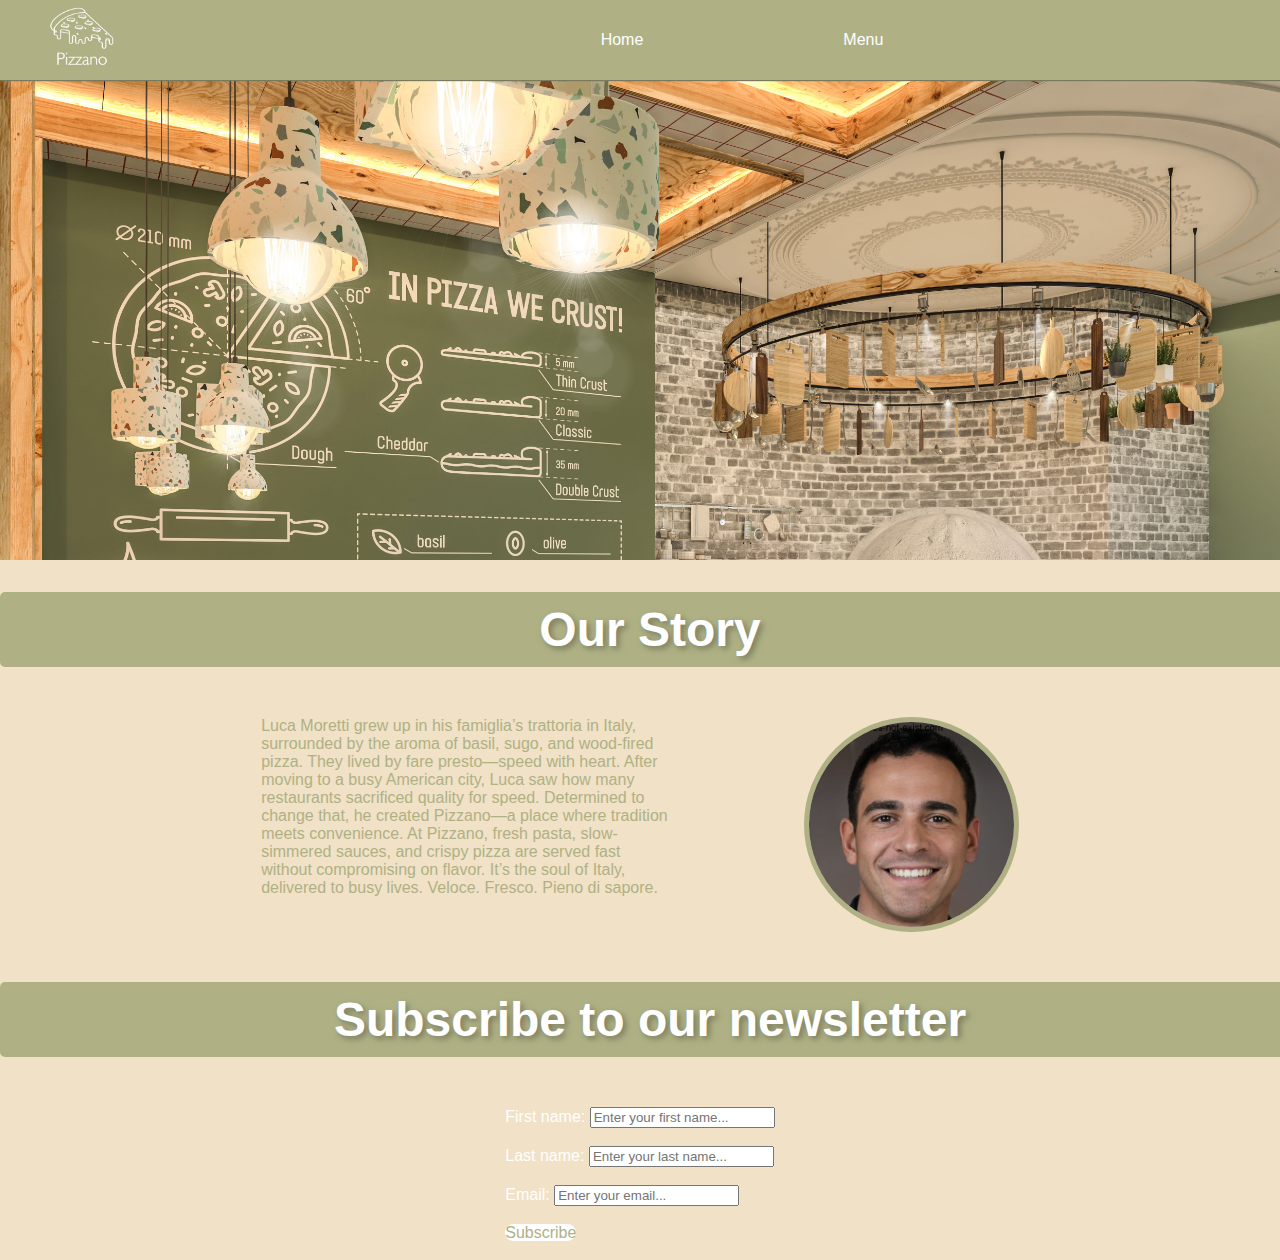
<file: html/index.html>
<!DOCTYPE html>
<html lang="en">

<head>
    <meta charset="UTF-8">
    <meta name="viewport" content="width=device-width, initial-scale=1.0">
    <title> Pizzano </title>
    <link rel="stylesheet" href="../css/styles.css">

</head>

<body>
    <header>
        <img class="logo" src="/imagems/logopizza.jpg" alt="">
        <ul class=navigation>
            <li class="menu">
                <a href="../html/index.html">Home</a>
                <div class="square">
                </div>
                <div class="dropdown-menu">
                    <a href="#story" class="btn">Our Story</a>
                    <a href="#newsletter">Newsletter</a>
                </div>
            </li>
            <li class="menu">
                <a href="../html/ViewMenu.html">Menu</a>
                <div class="square">
                </div>
                <div class="dropdown-menu">
                    <a href="#" class="btn">View Menu</a>
                    <a>Reserve a Table</a>
                    <a>Locations</a>
                    <a>Contacts</a>
                </div>
            </li>
        </ul>
    </header>
    <main>
        <div class="slider">
            <div class="slides">
                <div class="slide"><img src="../imagems/ItalianResturantInterior1.jpg" alt="Slide 1"></div>
                <div class="slide"><img src="../imagems/ItalianResturantInterior2.jpg" alt="Slide 2"></div>
                <div class="slide"><img src="../imagems/ItalianResturantInterior3.jpg" alt="Slide 3"> </div>
            </div>
            <div class="controls">
                <div id="prevBtn"><i class="fa-solid fa-chevorn-left"></i></div>
                <div id="nextBtn"><i class="fa-solid fa-chevorn-right"></i></div>
            </div>
        </div>
        <h1 id="story">Our Story</h1>
        <div class="chefLuca">
            <p class="story"> Luca Moretti grew up in his famiglia’s trattoria in Italy, surrounded by the aroma of
                basil, sugo, and wood-fired pizza. They lived by fare presto—speed with heart. After moving to a busy
                American city, Luca saw how many restaurants sacrificed quality for speed. Determined to change that, he
                created Pizzano—a place where tradition meets convenience. At Pizzano, fresh pasta, slow-simmered
                sauces, and crispy pizza are served fast without compromising on flavor. It’s the soul of Italy,
                delivered to busy lives. Veloce. Fresco. Pieno di sapore.
            </p>
            <img src="/imagems/ChefLuca.jpg" alt="Chef Luca Moretti">

        </div>

        <h1 id="newsletter">Subscribe to our newsletter</h1>
    </main>
    <br />
    <div class="newInputs">
        <form>
            <label for="fname">First name:</label>
            <input type="text" id="fname" name="fname" placeholder="Enter your first name..."><br><br>
            <label for="lname">Last name:</label>
            <input type="text" id="lname" name="lname" placeholder="Enter your last name..."><br><br>
            <label for="email">Email:</label>
            <input for="email" id="femail" name="femail" placeholder="Enter your email..."><br><br>
            <a href="https://www.youtube.com/watch?v=IjTHhTXP33c" class="button">Subscribe</a>
        </form>
    </div>

    <br>
    <script src="../js/slideIndex"></script>
    <script src="../js/navbar.js"></script>
</body>

</html>
</file>
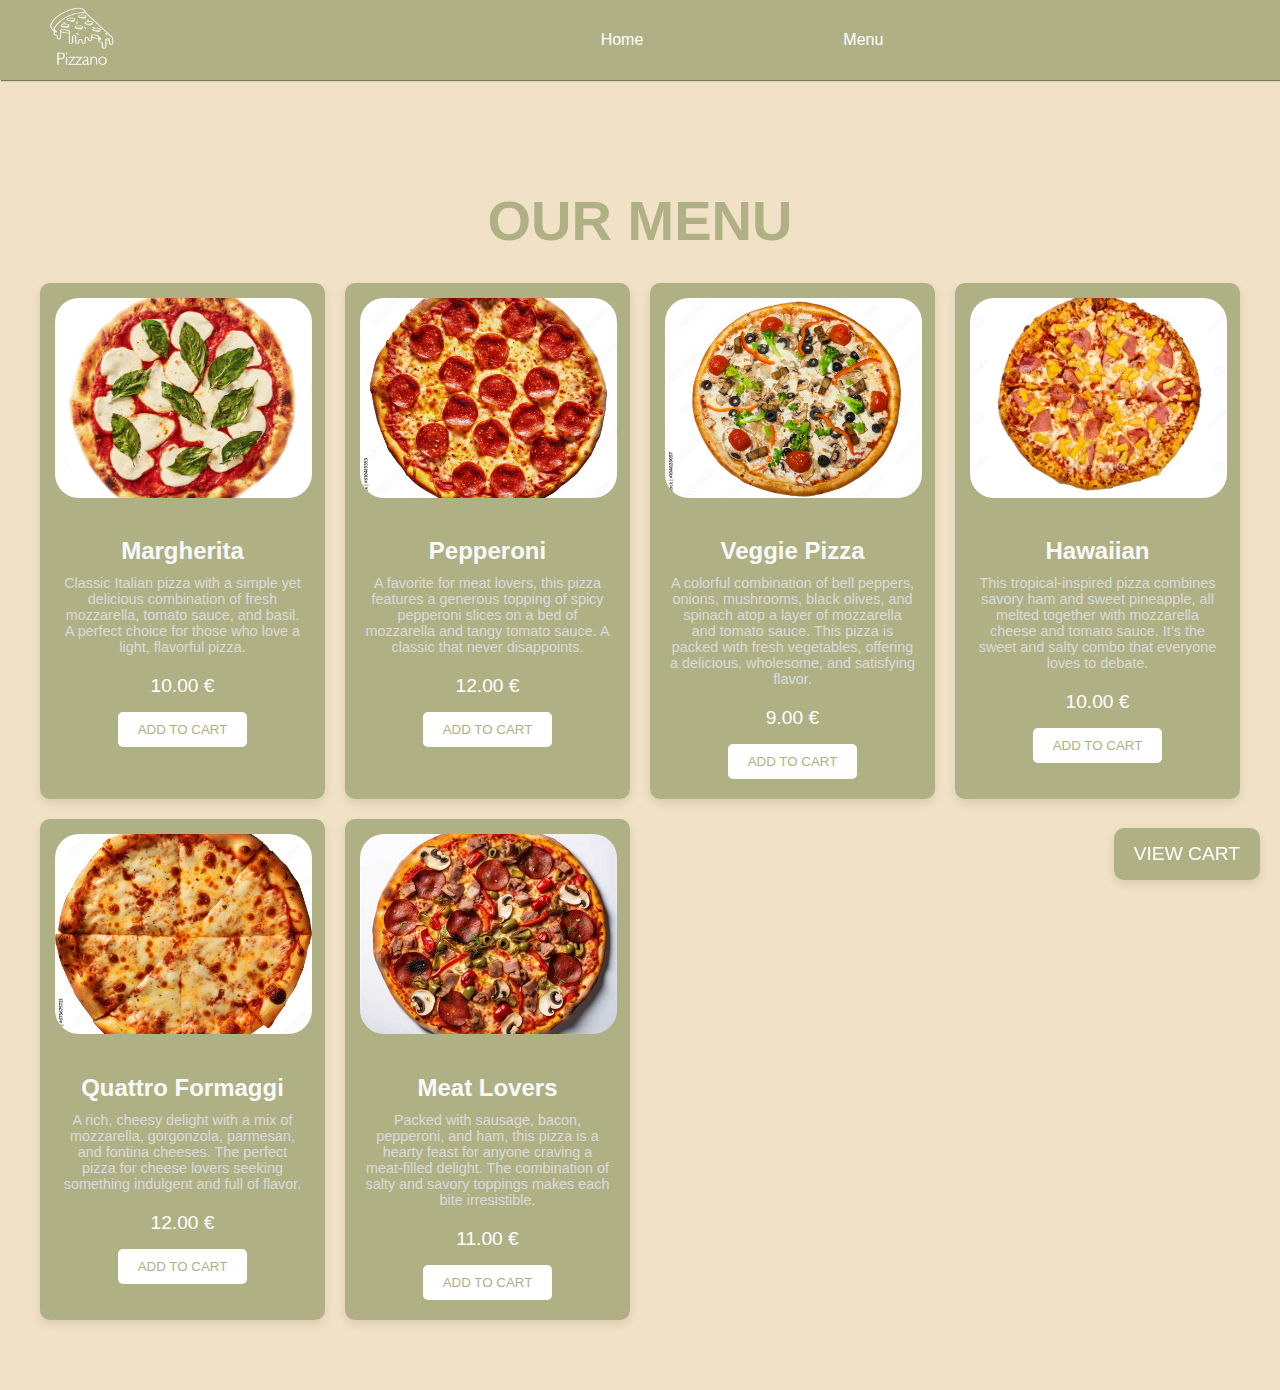
<file: html/ViewMenu.html>
<!DOCTYPE html>
<html lang="en">

<head>
    <meta charset="UTF-8">
    <meta name="viewport" content="width=device-width, initial-scale=1.0">
    <title>Pizzano</title>
    <link rel="stylesheet" href="../css/stylesViewMenu.css">
    <style>
        .cart-container {
            display: none;
        }
    </style>
</head>

<body class="menuBody">
    <header>
        <img class="logo" src="/imagems/logopizza.jpg" alt="">
        <ul class="navigation">
            <li class="menu">
                <a href="../html/index.html">Home</a>
                <div class="square"></div>
                <div class="dropdown-menu">
                    <a href="#story" class="btn">Our Story</a>
                    <a href="#newsletter">Newsletter</a>
                </div>
            </li>
            <li class="menu">
                <a href="../html/ViewMenu.html">Menu</a>
                <div class="square"></div>
                <div class="dropdown-menu">
                    <a href="#" class="btn">View Menu</a>
                    <a>Reserve a Table</a>
                    <a>Locations</a>
                    <a>Contacts</a>
                </div>
            </li>
        </ul>
    </header>

    <div class="menu-container">
        <h1>OUR MENU</h1>
        <div class="pizza-grid">
            <div class="pizza-card">
                <img src="../imagems/marc_600x.webp" alt="Margherita Pizza" class="pizza-image">
                <div class="pizza-content">
                    <div class="pizza-name">Margherita</div>
                    <div class="pizza-description">Classic Italian pizza with a simple yet delicious combination of
                        fresh mozzarella, tomato sauce, and basil. A perfect choice for those who love a light,
                        flavorful pizza.</div>
                    <div class="pizza-price">10.00 €</div>
                    <button class="order-btn add-to-cart" data-name="Margherita" data-price="10.00">Add to Cart</button>
                </div>
            </div>
            <div class="pizza-card">
                <img src="../imagems/Pizza2.jpg" alt="Pepperoni Pizza" class="pizza-image">
                <div class="pizza-content">
                    <div class="pizza-name">Pepperoni</div>
                    <div class="pizza-description">A favorite for meat lovers, this pizza features a generous topping of
                        spicy pepperoni slices on a bed of mozzarella and tangy tomato sauce. A classic that never
                        disappoints.</div>
                    <div class="pizza-price">12.00 €</div>
                    <button class="order-btn add-to-cart" data-name="Pepperoni" data-price="12.00">Add to Cart</button>
                </div>
            </div>
            <div class="pizza-card">
                <img src="../imagems/Pizza3.jpg" alt="Veggie Pizza" class="pizza-image">
                <div class="pizza-content">
                    <div class="pizza-name">Veggie Pizza</div>
                    <div class="pizza-description">A colorful combination of bell peppers, onions, mushrooms, black
                        olives, and spinach atop a layer of mozzarella and tomato sauce. This pizza is packed with fresh
                        vegetables, offering a delicious, wholesome, and satisfying flavor.</div>
                    <div class="pizza-price">9.00 €</div>
                    <button class="order-btn add-to-cart" data-name="Veggie Pizza" data-price="9.00">Add to
                        Cart</button>
                </div>
            </div>
            <div class="pizza-card">
                <img src="../imagems/HawaiianPizza.jpg" alt="Hawaiian Pizza" class="pizza-image">
                <div class="pizza-content">
                    <div class="pizza-name">Hawaiian</div>
                    <div class="pizza-description">This tropical-inspired pizza combines savory ham and sweet pineapple,
                        all melted together with mozzarella cheese and tomato sauce. It’s the sweet and salty combo that
                        everyone loves to debate.</div>
                    <div class="pizza-price">10.00 €</div>
                    <button class="order-btn add-to-cart" data-name="Hawaiian" data-price="10.00">Add to Cart</button>
                </div>
            </div>
            <div class="pizza-card">
                <img src="../imagems/Quattro Formaggi.jpg" alt="Quattro Formaggi Pizza" class="pizza-image">
                <div class="pizza-content">
                    <div class="pizza-name">Quattro Formaggi</div>
                    <div class="pizza-description">A rich, cheesy delight with a mix of mozzarella, gorgonzola,
                        parmesan, and fontina cheeses. The perfect pizza for cheese lovers seeking something indulgent
                        and full of flavor.</div>
                    <div class="pizza-price">12.00 €</div>
                    <button class="order-btn add-to-cart" data-name="Quattro Formaggi" data-price="12.00">Add to
                        Cart</button>
                </div>
            </div>
            <div class="pizza-card">
                <img src="../imagems/Meat Lovers.jpg" alt="Meat Lovers Pizza" class="pizza-image">
                <div class="pizza-content">
                    <div class="pizza-name">Meat Lovers</div>
                    <div class="pizza-description">Packed with sausage, bacon, pepperoni, and ham, this pizza is a
                        hearty feast for anyone craving a meat-filled delight. The combination of salty and savory
                        toppings makes each bite irresistible.</div>
                    <div class="pizza-price">11.00 €</div>
                    <button class="order-btn add-to-cart" data-name="Meat Lovers" data-price="11.00">Add to
                        Cart</button>
                </div>
            </div>
        </div>
    </div>

    <!-- Cart Container -->
    <div class="cart-container" id="cart">
        <div class="cart-header">Your Cart</div>
        <div class="cart-items" id="cart-items">
            <!-- Items will be dynamically added here -->
        </div>
        <div class="cart-total" id="cart-total">Total: 0.00 €</div>
        <button class="checkout-btn" onclick="checkout()">Checkout</button>
    </div>

    <!-- View Cart Button -->
    <button class="view-cart-btn" id="view-cart-btn">View Cart</button>

    <script>
        let cart = []; // Cart array to store items

        // Function to update the cart display
        function updateCart() {
            const cartItemsContainer = document.getElementById('cart-items');
            const cartTotalElement = document.getElementById('cart-total');
            cartItemsContainer.innerHTML = '';

            let total = 0;

            cart.forEach(item => {
                const cartItem = document.createElement('div');
                cartItem.classList.add('cart-item');
                cartItem.innerHTML = `
                    <span class="cart-item-name">${item.name}</span>
                    <span class="cart-item-price">${item.price.toFixed(2)} €</span>
                `;
                cartItemsContainer.appendChild(cartItem);
                total += item.price;
            });

            cartTotalElement.textContent = `Total: ${total.toFixed(2)} €`;
        }

        // Add event listener to all "Add to Cart" buttons
        document.querySelectorAll('.add-to-cart').forEach(button => {
            button.addEventListener('click', () => {
                const name = button.getAttribute('data-name');
                const price = parseFloat(button.getAttribute('data-price'));

                cart.push({ name, price }); // Add item to cart
                updateCart(); // Update the cart UI
            });
        });

        // Toggle cart visibility
        const cartContainer = document.getElementById('cart');
        const viewCartBtn = document.getElementById('view-cart-btn');

        viewCartBtn.addEventListener('click', () => {
            const isCartVisible = cartContainer.style.display === 'block';
            cartContainer.style.display = isCartVisible ? 'none' : 'block';
        });

        // Checkout function
        function checkout() {
            if (cart.length === 0) {
                alert('Your cart is empty!');
                return;
            }
            alert('Thank you for your order!');
            cart = []; // Clear the cart
            updateCart(); // Update the cart UI
        }
    </script>
</body>


</html>
</file>
<file: css/styles.css>
html {
    color: #F1E1C6;
}

body {
    background-color: #F1E1C6;
    margin: 0;
    font-family: 'Gill Sans', 'Gill Sans MT', Calibri, 'Trebuchet MS', sans-serif;
}

.slider {
    width: 100%;
    height: 30em;
    overflow: hidden;
    margin: 0px auto;
    position: relative;
    z-index: -5;
}

.slides {
    display: flex;
    transition: transform 0.5s ease-in-out;

}

.slide {
    width: 100%;
    flex-shrink: 0;
}

.slide img {
    object-fit: cover;
    width: 100%;
    height: 100%;
}

header {
    align-items: center;
    width: 100%;
    height: 80px;
    display: flex;
    background-color: #afb185;
    flex-direction: row;
    justify-content: space-between;
    padding: 0 20px;
    box-shadow: 1px 1px 1px #797a5d;
}

header ul {
    width: 90%;
    align-items: center;
}

header ul li {
    list-style-type: none;
    padding: 0px 100px;
}

header ul li a {
    text-decoration: none;
    color: white;
}

header img {
    width: 10%;
    height: auto;
    max-height: 80px;
    object-fit: contain;
}

main h2 {
    width: 100%;
    text-align: center;
}

header .navigation .dropdown-menu {
    position: absolute;
    top: 60px;
    padding: 10px 30px;
    background-color: #afb185;
    border-radius: 12px;
    transition: transform 500ms ease-in-out;
    transform: translateX(-30px) scaleY(0);
}

header .navigation .square {
    position: absolute;
    top: 55px;
    margin: 0 auto;
    width: 30px;
    height: 30px;
    background-color: #afb185;
    border-radius: 3px;
    transform: rotate(45deg);
    transition: transform 500ms ease-in;
    transform-origin: center;
    transform: scaleY(0);
}

header .navigation .dropdown-menu.open_menu {
    transform: translateX(-30px) scaleY(1);
}

header .navigation .square.open_menu {
    transform: rotate(45deg) scaleY(1);
}

header .navigation .dropdown-menu a {
    display: block;
    color: #ffffff;
    text-decoration: none;
    margin: 10px auto;
}

.navigation {
    display: flex;
    flex-direction: row;
    justify-content: center;
}

main h1 {
    width: 100%;
    text-align: center;
}

main h2 {
    width: 100%;
    text-align: center;
}

main p {
    width: 60%;
    margin: 50px auto;
}

main .chefLuca {
    display: flex;
    flex-direction: row;
    justify-content: space-evenly;
    width: 80%;
    margin: 50px auto;
}


main .chefLuca p {
    width: 40%;
    margin: 0;
}

main .chefLuca img {
    width: 20%;
    height: auto;
    border-radius: 150px;
    border: 5px solid #afb185;
}

main .table {
    width: 30%;
    margin: auto;
    border-collapse: collapse;
    border: 2px solid #afb185;
}

main .table th,
main .table td {
    text-align: center;
    padding: 10px;
    border: 1px solid #afb185;
}

main .table .position {
    background-color: #afb185;
}

main .table .position,
main .table .name,
main .table .age {
    background-color: #ffffff;
}

.newInputs {
    display: flex;
    flex-direction: column;
    align-items: center;
}

.newInputs form label {
    color: white;
}

#newfname,
#newIname,
#newfdate {
    width: 15em;
    margin: 10px;
}

main .reservation-form {
    width: 30%;
    margin: auto;
    border-collapse: collapse;
    border: 2px solid #afb185;
}

main .reservation-form th,
main .reservation-form td {
    text-align: center;
    padding: 10px;
    border: 1px solid #afb185;
}

main .reservation-form .position {
    background-color: #ffffff;
}

main .reservation-form .firstName,
main .reservation-form .lastName,
main .reservation-form .emailAdd {
    background-color: #ffffff;
}

.newInputs {
    display: flex;
    flex-direction: column;
    align-items: center;
}

#newfname,
#newIname,
#newfdate {
    width: 15em;
    margin: 10px;
}


.submitR {
    background-color: #D32F2F;
    border-radius: 12px;
    border-color: #F1E1C6;
    align-self: center;
    justify-content: center;
    flex: auto;
    font-weight: bold;
    font-size: 13px;
    color: #F1E1C6;
    padding: 7px;
    margin: 7px;
}

button.submitR:hover {
    background-color: #B71C1C;
    border-color: #afb185;
    color: #afb185;
    cursor: pointer;
}

@media (max-width: 768px) {
    header img {
        height: 50px;
    }
}

h1 {
    font-weight: bolder;
    color: #afb185;

}


p {
    color: #ffffff;
}

.story {
    color: #afb185;
}

table {
    color: #afb185;
}

h1 {
    font-size: 3em;
    color: white;
    text-shadow: 3px 3px 6px #797a5d;
    /* Makes text more legible */
    font-weight: bold;
    background-color: #afb185;
    /* Optional: semi-transparent dark background */
    padding: 10px;
    /* Padding for better visibility */
    border-radius: 5px;
    /* Rounded corners for a polished look */
}

.button {
    text-decoration: none;
    color: #afb185;
    background-color: #ffffff;
    border-radius: 12px;
}

.button :hover {
    text-decoration: none;
    color: #8d8e6b;
    background-color: #dcdcdc;
    border-radius: 12px;
}
</file>
<file: css/stylesViewMenu.css>
body {
    font-family: 'Gil-Sans', sans-serif;
    background-color: #F1E1C6;
    /* Updated background color */
    margin: 0;
    padding: 0;
    color: #333;
    /* Updated to ensure text has sufficient contrast */
    text-decoration: none;
}

html {
    color: #333;
    /* Adjusted text color for better readability on light background */
}

header {
    margin-bottom: 10px;
    align-items: center;
    width: 100%;
    height: 80px;
    display: flex;
    background-color: #afb185;
    flex-direction: row;
    justify-content: space-between;
    padding: 0 20px;
    box-shadow: 1px 1px 1px #797a5d;
    text-decoration: none
}

header ul {
    width: 90%;
    align-items: center;
}

header ul li {
    list-style-type: none;
    padding: 0px 100px;
}

header ul li a {
    text-decoration: none;
    color: white;
}

header img {
    width: 10%;
    height: auto;
    max-height: 80px;
    object-fit: contain;
    text-decoration: none
}

header .navigation .dropdown-menu {
    position: absolute;
    top: 60px;
    padding: 10px 30px;
    background-color: #afb185;
    border-radius: 12px;
    transition: transform 500ms ease-in-out;
    transform: translateX(-30px) scaleY(0);
    text-decoration: none
}

header .navigation .square {
    position: absolute;
    top: 55px;
    margin: 0 auto;
    width: 30px;
    height: 30px;
    background-color: #afb185;
    border-radius: 3px;
    transform: rotate(45deg);
    transition: transform 500ms ease-in;
    transform-origin: center;
    transform: scaleY(0);
    text-decoration: none
}

header .navigation .dropdown-menu.open_menu {
    transform: translateX(-30px) scaleY(1);
    text-decoration: none
}

header .navigation .square.open_menu {
    transform: rotate(45deg) scaleY(1);
    text-decoration: none
}

header .navigation .dropdown-menu a {
    display: block;
    color: #ffffff;
    text-decoration: none;
    margin: 10px auto;
}

.navigation {
    display: flex;
    flex-direction: row;
    justify-content: center;
}

.menu-container {
    margin-top: 50px;
    /* Add more space between the header and the menu */
    padding-top: 20px;
    max-width: 1200px;
    margin: 50px auto;
    padding: 20px;
    text-decoration: none
}

h1 {
    text-align: center;
    font-size: 3em;
    color: #F1E1C6;
    margin-bottom: 30px;
    font-size: 56px;
}

.pizza-grid {
    display: grid;
    grid-template-columns: repeat(auto-fit, minmax(250px, 1fr));
    gap: 20px;
}

.pizza-card {
    background-color: #afb185;
    border-radius: 10px;
    box-shadow: 0 4px 10px rgba(0, 0, 0, 0.1);
    overflow: hidden;
    transition: transform 0.3s ease, box-shadow 0.3s ease;
}

.pizza-card:hover {
    transform: translateY(-10px);
    box-shadow: 0 8px 20px rgba(0, 0, 0, 0.2);
}

.pizza-image {
    width: 90%;
    height: 200px;
    object-fit: cover;
    border: 1px solid #afb185;
    margin: 5% 5%;
    border-radius: 25px;
}

.pizza-content {
    padding: 20px;
    text-align: center;
}

.pizza-name {
    font-size: 1.5em;
    color: #f9f9f9;
    margin: 0 0 10px 0;
    font-weight: bolder;
}

.pizza-description {
    font-size: 0.9em;
    color: #dbdbdb;
    margin: 0 0 20px 0;
}

.pizza-price {
    font-size: 1.2em;
    color: #fff;
    font-weight: lighter;
    margin: 0;
}

.order-btn {
    display: inline-block;
    margin-top: 15px;
    padding: 10px 20px;
    background-color: #ffffff;
    color: #afb185;
    border: none;
    border-radius: 5px;
    text-transform: uppercase;
    cursor: pointer;
    transition: background-color 0.3s ease;
}

.order-btn:hover {
    background-color: #cfcfcf;
}

.order-btn:focus {
    outline: 2px solid #afb185;
    outline-offset: 2px;
}

html {
    color: #F1E1C6;
}

h1 {
    color: #afb185;
}

.cart-container {
    position: fixed;
    top: 20px;
    right: 20px;
    background-color: #fff;
    border: 1px solid #ddd;
    border-radius: 10px;
    padding: 20px;
    box-shadow: 0 4px 10px rgba(0, 0, 0, 0.1);
    width: 300px;
    display: none;
    /* Hidden by default */
}

.cart-header {
    font-size: 1.5em;
    margin-bottom: 10px;
    color: #333;
}

.cart-items {
    max-height: 200px;
    overflow-y: auto;
    margin-bottom: 10px;
}

.cart-item {
    display: flex;
    justify-content: space-between;
    margin-bottom: 10px;
    font-size: 1em;
}

.cart-item-name {
    font-weight: bold;
}

.cart-total {
    font-size: 1.2em;
    margin-top: 10px;
}

.checkout-btn {
    display: block;
    width: 100%;
    padding: 10px;
    background-color: #afb185;
    color: white;
    border: none;
    border-radius: 5px;
    cursor: pointer;
    text-align: center;
    font-weight: bold;
    text-transform: uppercase;
}

.checkout-btn:hover {
    background-color: #cfcfcf;
    color: #333;
}

.view-cart-btn {
    position: fixed;
    bottom: 20px;
    right: 20px;
    background-color: #afb185;
    color: white;
    padding: 15px 20px;
    border: none;
    border-radius: 10px;
    cursor: pointer;
    font-size: 1.2em;
    text-transform: uppercase;
    box-shadow: 0 4px 10px rgba(0, 0, 0, 0.1);
}

.view-cart-btn:hover {
    background-color: #cfcfcf;
    color: #333;
}
</file>
